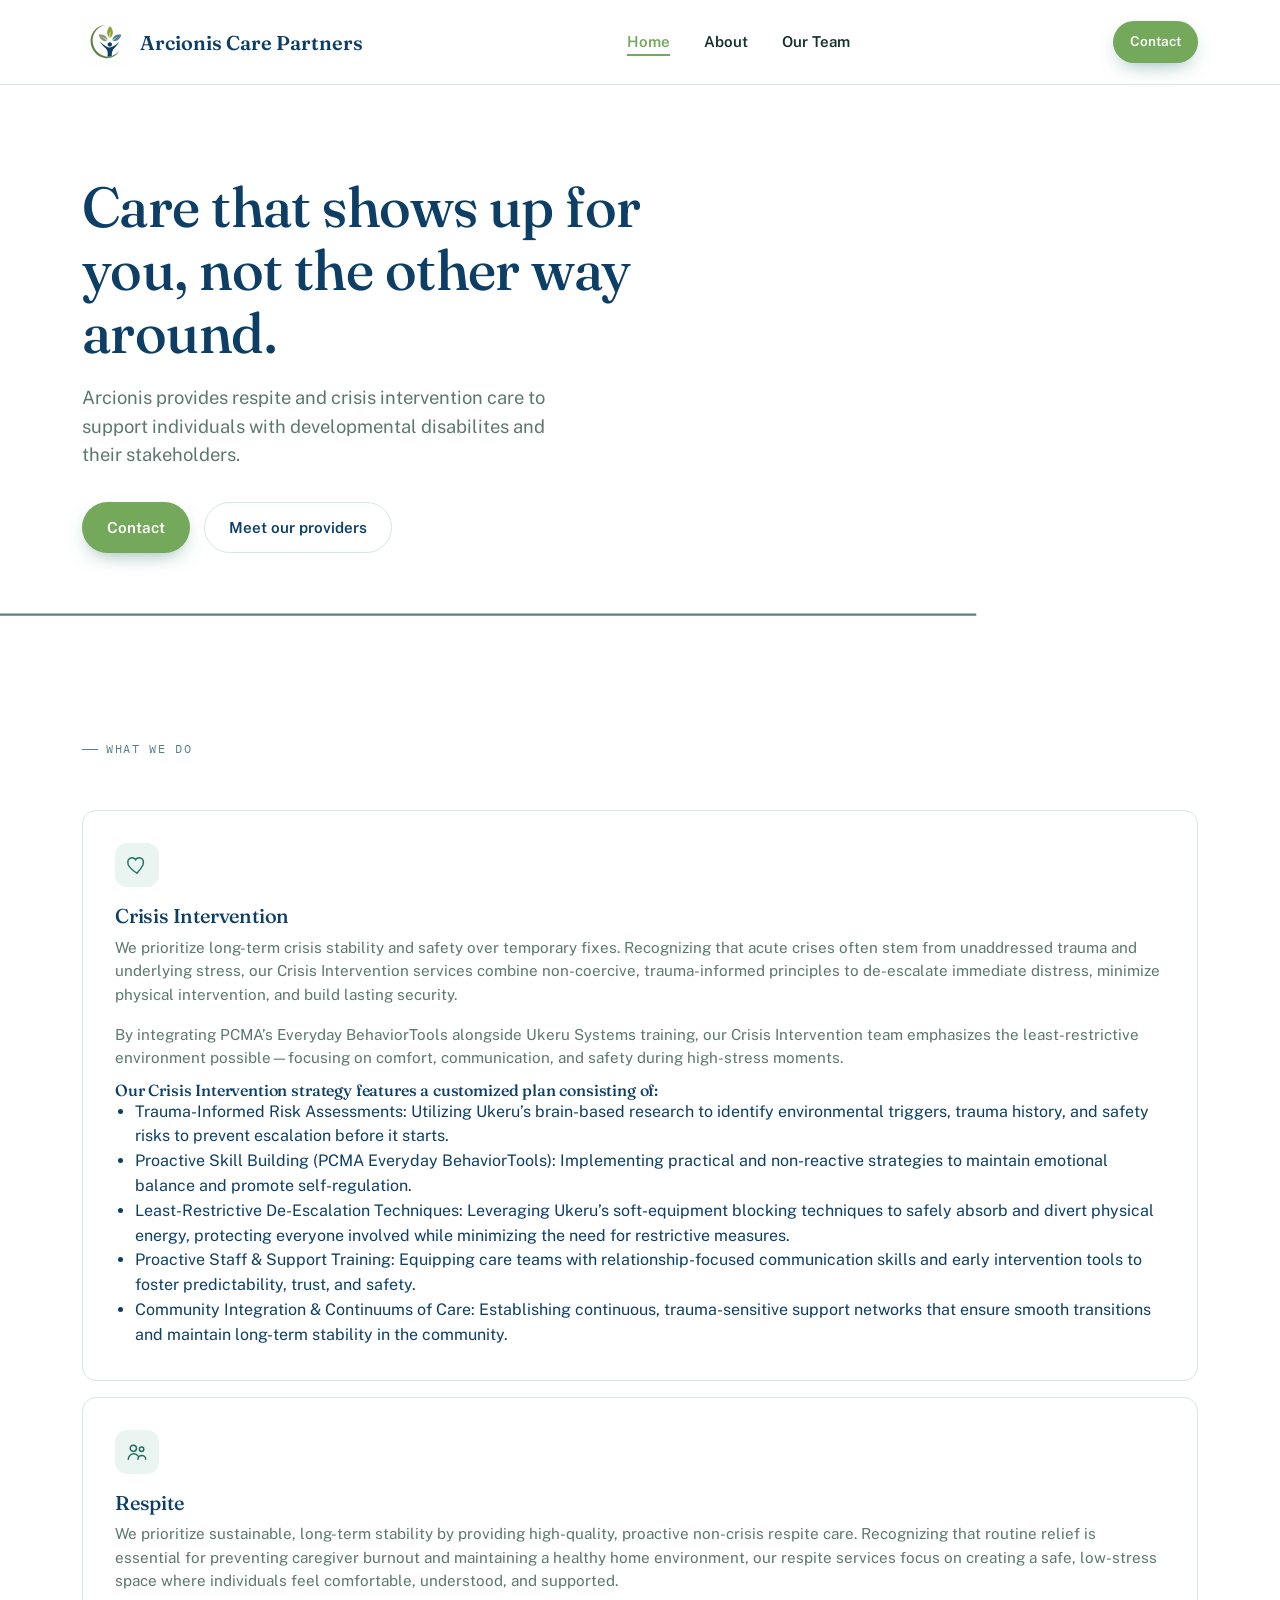
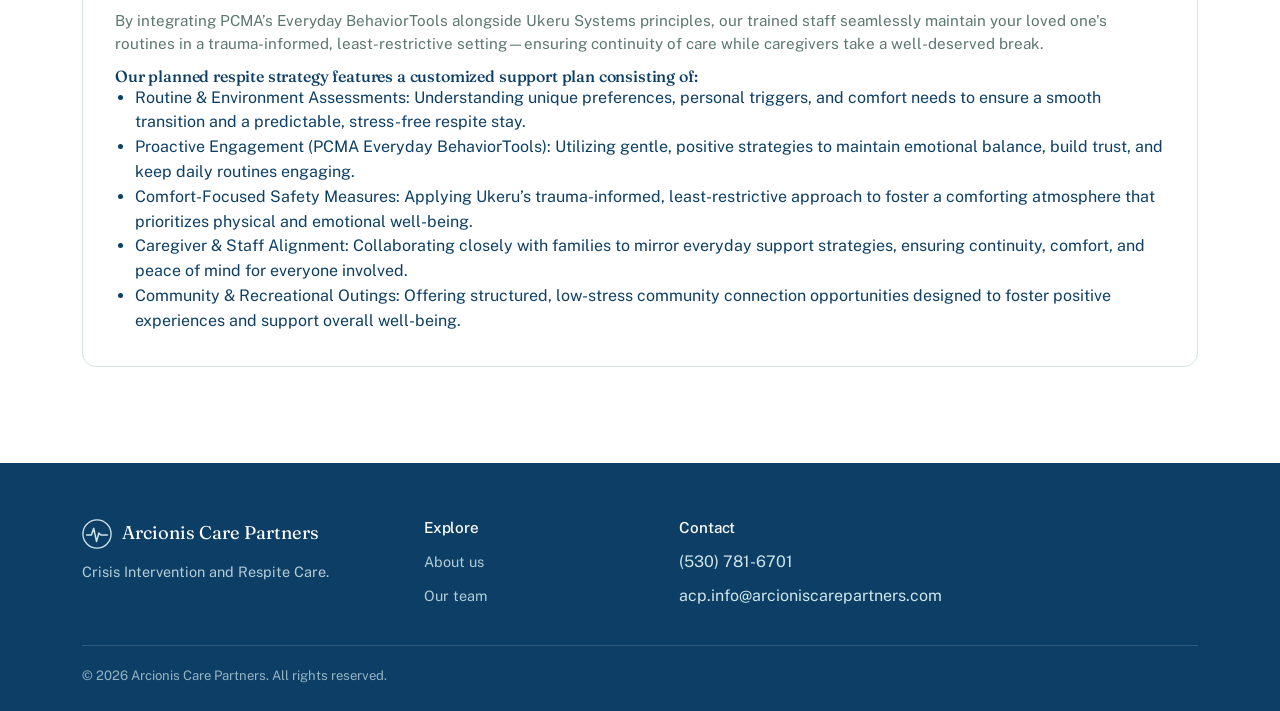
<file: index.html>
<!DOCTYPE html>
<html lang="en">
<head>
<meta charset="UTF-8">
<meta name="viewport" content="width=device-width, initial-scale=1.0">
<title>Arcionis Care Partners — Care that shows up for you</title>
<link rel="icon" type="image/svg+xml" href="./logo.svg?v=1">
<link rel="shortcut icon" href="./logo.svg?v=1" type="image/svg+xml">
<link rel="stylesheet" href="styles.css">
<style>
  html, body {
    min-height: 100%;
    height: 100%;
  }
  body {
    min-height: 100vh;
    display: flex;
    flex-direction: column;
    margin: 0;
  }
  main {
    flex: 1;
  }
  .site-footer {
    margin-top: auto;
    width: 100%;
  }
</style>
</head>
<body>

<header class="site-header">
  <nav class="nav">
    <a href="index.html" class="brand">
      <img src="logo.svg" alt="Arcionis Care Partners" class="brand-mark" style="width: 48px; height: 48px;">
      Arcionis Care Partners
    </a>
    <ul class="nav-links">
      <li><a href="index.html" class="active">Home</a></li>
      <li><a href="about.html">About</a></li>
      <li><a href="team.html">Our Team</a></li>
    </ul>
    <div class="nav-cta">
      <a href="contact.html" class="btn btn-primary btn-sm">Contact</a>
      <button class="nav-toggle" aria-label="Toggle menu"><span></span><span></span><span></span></button>
    </div>
  </nav>
</header>

<main>

  <!-- HERO -->
  <section class="hero">
    <div class="wrap hero-grid">
      <div>
        
        <h1>Care that shows up for you, not the other way around.</h1>
        <p class="lede">Arcionis provides respite and crisis intervention care to support individuals with developmental disabilites and their stakeholders.</p>
        <div class="hero-cta">
          <a href="contact.html" class="btn btn-primary">Contact</a>
          <a href="team.html" class="btn btn-ghost">Meet our providers</a>
        </div>
      </div>
      </div>
    </div>
  </section>

  <svg class="vital-divider" viewBox="0 0 1180 40" preserveAspectRatio="none">
    <path d="M0 20 H1180" fill="none" stroke="currentColor" stroke-width="2"/>
  </svg>

  <!-- SERVICES -->
  <section>
    <div class="wrap">
      <div class="section-head">
        <span class="eyebrow">What we do</span>

      </div>
      <div class="grid-2" style="display: flex; flex-direction: column; gap: 1rem;">
        <div class="card">
          <div class="card-icon">
            <svg width="22" height="22" viewBox="0 0 24 24" fill="none"><path d="M12 21s-7-4.5-9.5-9C1 8 2.5 4 6.5 4c2 0 3.3 1 4 2.2C11.2 5 12.5 4 14.5 4 18.5 4 20 8 18.5 12 16 16.5 12 21 12 21z" stroke="#1F6F64" stroke-width="1.6" fill="none"/></svg>
          </div>
          <h3>Crisis Intervention</h3>
          <p>We prioritize long-term crisis stability and safety over temporary fixes. Recognizing that acute crises often stem from unaddressed trauma and underlying stress, our Crisis Intervention services combine non-coercive, trauma-informed principles to de-escalate immediate distress, minimize physical intervention, and build lasting security.
</p>

          <div class="respite-details" style="display: grid; gap: 0.75rem; margin-top: 1rem;">
            <div class="detail">
              
              <p>By integrating PCMA’s Everyday BehaviorTools alongside Ukeru Systems training, our Crisis Intervention team emphasizes the least-restrictive environment possible—focusing on comfort, communication, and safety during high-stress moments.</p>
            </div>
            <div class="detail">
              <h4>Our Crisis Intervention strategy features a customized plan consisting of:</h4>
              <ul style="padding-left: 1.25rem; margin: 0; color: #0D3F66">
                <li>Trauma-Informed Risk Assessments: Utilizing Ukeru’s brain-based research to identify environmental triggers, trauma history, and safety risks to prevent escalation before it starts.</li>
                <li>Proactive Skill Building (PCMA Everyday BehaviorTools): Implementing practical and non-reactive strategies to maintain emotional balance and promote self-regulation.</li>
                <li>Least-Restrictive De-Escalation Techniques: Leveraging Ukeru’s soft-equipment blocking techniques to safely absorb and divert physical energy, protecting everyone involved while minimizing the need for restrictive measures.</li>
                <li>Proactive Staff & Support Training: Equipping care teams with relationship-focused communication skills and early intervention tools to foster predictability, trust, and safety.</li>
                <li>Community Integration & Continuums of Care: Establishing continuous, trauma-sensitive support networks that ensure smooth transitions and maintain long-term stability in the community.</li>
              </ul>
            </div>
          
          </div>
        </div>
        <div class="card">
          <div class="card-icon">
            <svg width="22" height="22" viewBox="0 0 24 24" fill="none"><circle cx="8" cy="8" r="3.4" stroke="#1F6F64" stroke-width="1.6"/><circle cx="17" cy="9" r="2.4" stroke="#1F6F64" stroke-width="1.6"/><path d="M2.5 20c0-3.3 2.6-6 6-6 2 0 3.7 1 4.8 2.5M13 20c0-2.4 1.9-4.3 4.3-4.3s4.2 1.9 4.2 4.3" stroke="#1F6F64" stroke-width="1.6" fill="none" stroke-linecap="round"/></svg>
          </div>
          <h3>Respite</h3>
          <p>We prioritize sustainable, long-term stability by providing high-quality, proactive non-crisis respite care. Recognizing that routine relief is essential for preventing caregiver burnout and maintaining a healthy home environment, our respite services focus on creating a safe, low-stress space where individuals feel comfortable, understood, and supported.</p>

          <div class="respite-details" style="display: grid; gap: 0.75rem; margin-top: 1rem;">
            <div class="detail">
              
              <p>By integrating PCMA’s Everyday BehaviorTools alongside Ukeru Systems principles, our trained staff seamlessly maintain your loved one's routines in a trauma-informed, least-restrictive setting—ensuring continuity of care while caregivers take a well-deserved break.</p>
            </div>
            <div class="detail">
              <h4>Our planned respite strategy features a customized support plan consisting of:</h4>
              <ul style="padding-left: 1.25rem; margin: 0; color: #0D3F66">
                <li>Routine & Environment Assessments: Understanding unique preferences, personal triggers, and comfort needs to ensure a smooth transition and a predictable, stress-free respite stay.</li>
                <li>Proactive Engagement (PCMA Everyday BehaviorTools): Utilizing gentle, positive strategies to maintain emotional balance, build trust, and keep daily routines engaging.</li>
                <li>Comfort-Focused Safety Measures: Applying Ukeru’s trauma-informed, least-restrictive approach to foster a comforting atmosphere that prioritizes physical and emotional well-being.</li>
                <li>Caregiver & Staff Alignment: Collaborating closely with families to mirror everyday support strategies, ensuring continuity, comfort, and peace of mind for everyone involved.</li>
                <li>Community & Recreational Outings: Offering structured, low-stress community connection opportunities designed to foster positive experiences and support overall well-being. </li>
              </ul>
            </div>
          
          </div>
        
        
      </div>
    </div>
  </section>



 

</main>

<footer class="site-footer">
  <div class="wrap">
    <div class="footer-grid">
      <div>
        <div class="footer-brand">
          <svg class="brand-mark" viewBox="0 0 32 32" fill="none">
            <circle cx="16" cy="16" r="15" stroke="#CFE6EA" stroke-width="1.4"/>
            <path d="M5 17h5l2.5-7 3 14 2.5-9 2 2h7" stroke="#CFE6EA" stroke-width="1.6" fill="none" stroke-linecap="round" stroke-linejoin="round"/>
          </svg>
          Arcionis Care Partners
        </div>
        <p>Crisis Intervention and Respite Care.</p>
      </div>
      <div>
        <h4>Explore</h4>
        <ul>
          <li><a href="about.html">About us</a></li>
          <li><a href="team.html">Our team</a></li>

        </ul>
      </div>
      
      <div>
        <h4>Contact</h4>
        <ul>
          <li>(530) 781-6701</li>
          <li>acp.info@arcioniscarepartners.com</li>
        </ul>
      </div>
    </div>
    <div class="footer-bottom">
      <span>© 2026 Arcionis Care Partners. All rights reserved.</span>
      <span></span>
    </div>
  </div>
</footer>


<script src="script.js"></script>
</body>
</html>
</file>
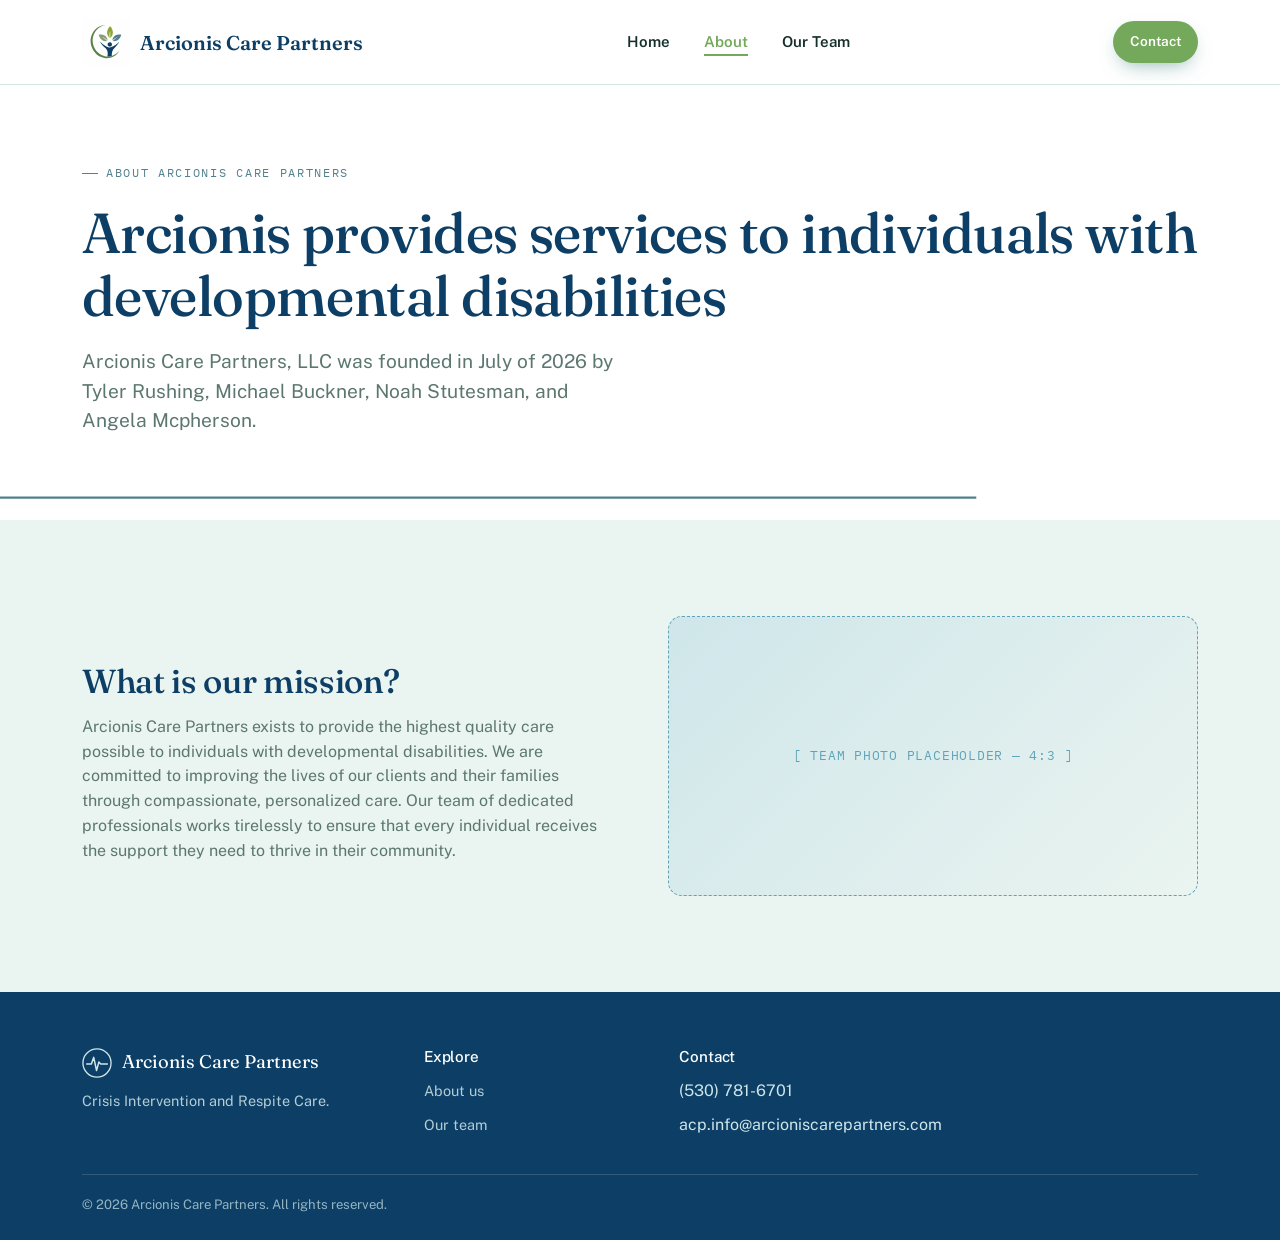
<file: about.html>
<!DOCTYPE html>
<html lang="en">
<head>
<meta charset="UTF-8">
<meta name="viewport" content="width=device-width, initial-scale=1.0">
<title>About — Arcionis Care Partners</title>
<link rel="icon" type="image/svg+xml" href="./logo.svg?v=1">
<link rel="shortcut icon" href="./logo.svg?v=1" type="image/svg+xml">
<link rel="stylesheet" href="styles.css">
<style>
  html, body {
    min-height: 100%;
    height: 100%;
  }
  body {
    min-height: 100vh;
    display: flex;
    flex-direction: column;
    margin: 0;
  }
  main {
    flex: 1;
  }
  .site-footer {
    margin-top: auto;
    width: 100%;
  }
</style>
</head>
<body style="min-height:100vh; display:flex; flex-direction:column;">

<header class="site-header">
  <nav class="nav">
    <a href="index.html" class="brand">
      <img src="logo.svg" alt="Arcionis Care Partners" class="brand-mark" style="width: 48px; height: 48px;">
      Arcionis Care Partners
    </a>
    <ul class="nav-links">
      <li><a href="index.html" >Home</a></li>
      <li><a href="about.html" class="active">About</a></li>
      <li><a href="team.html">Our Team</a></li>
    </ul>
    <div class="nav-cta">
      <a href="contact.html" class="btn btn-primary btn-sm">Contact</a>
      <button class="nav-toggle" aria-label="Toggle menu"><span></span><span></span><span></span></button>
    </div>
  </nav>
</header>

<main style="flex:1;">

  <!-- INTRO -->
  <section class="hero">
    <div class="wrap">
      <span class="eyebrow">About Arcionis Care Partners</span>
      <h1 style="margin-top:18px;">Arcionis provides services to individuals with developmental disabilities</h1>
      <p class="lede" style="margin-top:20px; font-size:1.2rem;">Arcionis Care Partners, LLC was founded in July of 2026 by Tyler Rushing, Michael Buckner, Noah Stutesman, and Angela Mcpherson.</p>
    </div>
  </section>

  <svg class="vital-divider" viewBox="0 0 1180 40" preserveAspectRatio="none">
    <path d="M0 20 H1180" fill="none" stroke="currentColor" stroke-width="2"/>
  </svg>

  

  <!-- MISSION / PHOTO -->
  <section class="section-mint">
    <div class="wrap grid-2" style="align-items:center; gap:56px;">
      <div>
        
        <h2 style="margin-top:14px;">What is our mission?</h2>
        <p style="margin-top:16px;">Arcionis Care Partners exists to provide the highest quality care possible to individuals with developmental disabilities. We are committed to improving the lives of our clients and their families through compassionate, personalized care. Our team of dedicated professionals works tirelessly to ensure that every individual receives the support they need to thrive in their community.
</p>
      </div>
      <div class="photo-ph">[ Team photo placeholder — 4:3 ]</div>
    </div>
  </section>



  


</main>

<footer class="site-footer">
  <div class="wrap">
    <div class="footer-grid">
      <div>
        <div class="footer-brand">
          <svg class="brand-mark" viewBox="0 0 32 32" fill="none">
            <circle cx="16" cy="16" r="15" stroke="#CFE6EA" stroke-width="1.4"/>
            <path d="M5 17h5l2.5-7 3 14 2.5-9 2 2h7" stroke="#CFE6EA" stroke-width="1.6" fill="none" stroke-linecap="round" stroke-linejoin="round"/>
          </svg>
          Arcionis Care Partners
        </div>
        <p>Crisis Intervention and Respite Care.</p>
      </div>
      <div>
        <h4>Explore</h4>
        <ul>
          <li><a href="about.html">About us</a></li>
          <li><a href="team.html">Our team</a></li>

        </ul>
      </div>
      
      <div>
        <h4>Contact</h4>
        <ul>
          <li>(530) 781-6701</li>
          <li>acp.info@arcioniscarepartners.com</li>
        </ul>
      </div>
    </div>
    <div class="footer-bottom">
      <span>© 2026 Arcionis Care Partners. All rights reserved.</span>
      <span></span>
    </div>
  </div>
</footer>

<script src="script.js"></script>
</body>
</html>
</file>
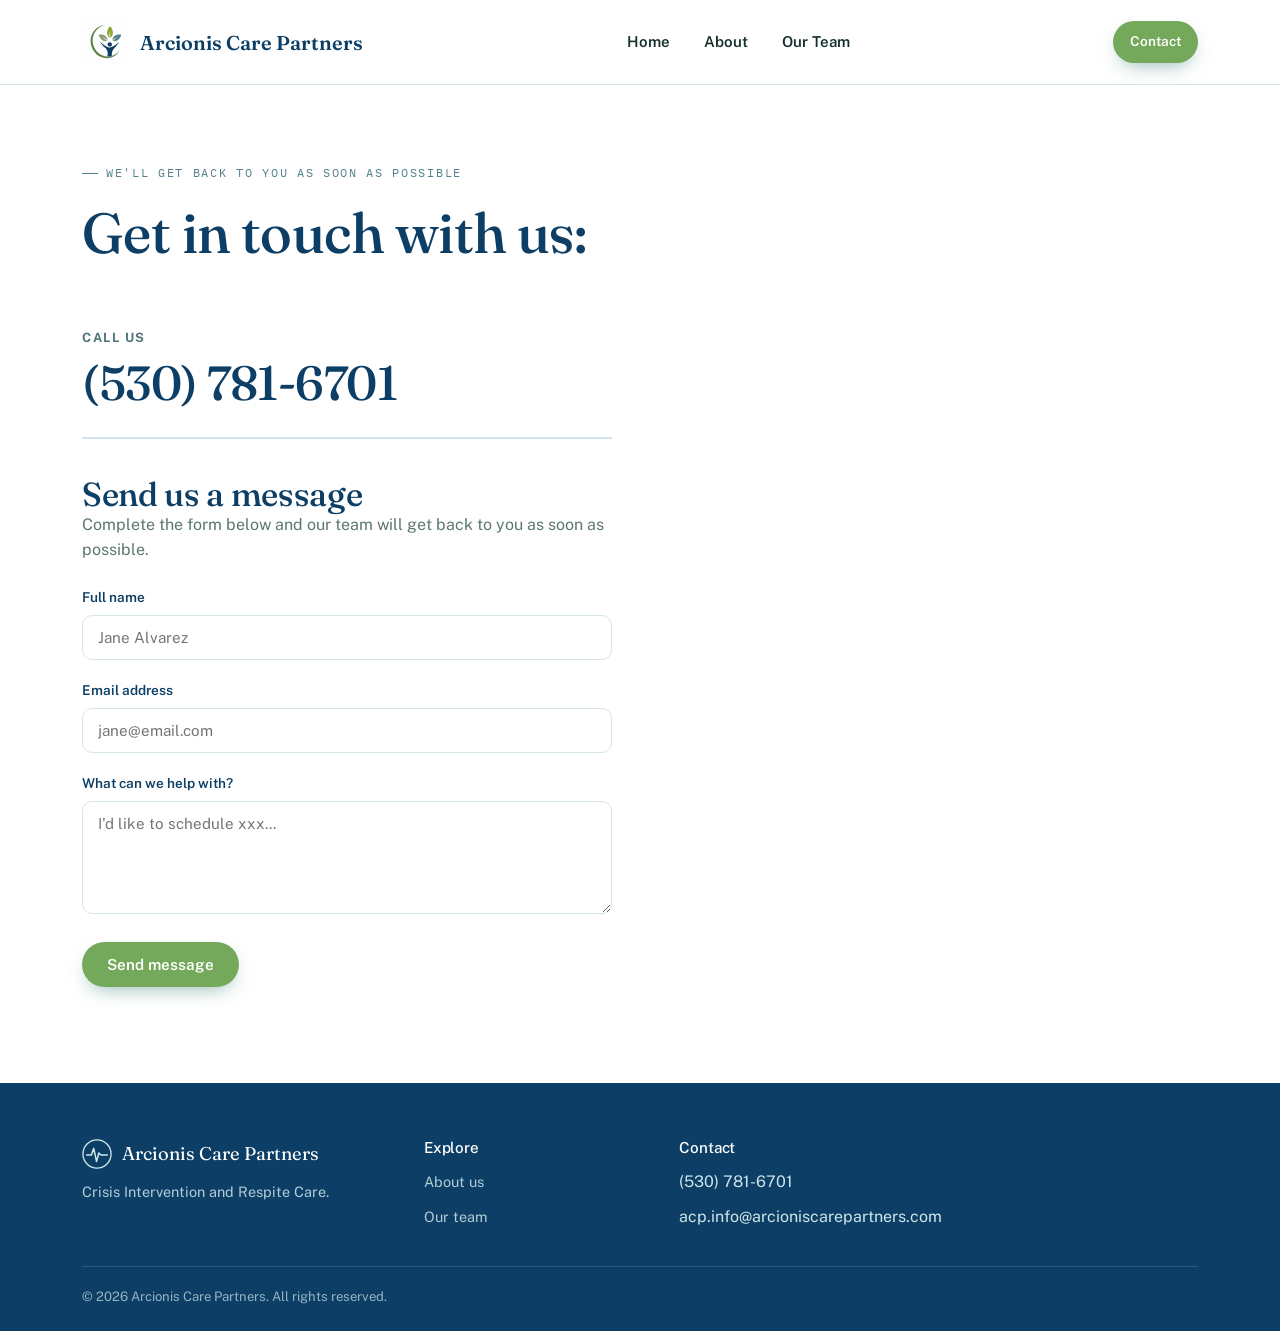
<file: contact.html>
<!DOCTYPE html>
<html lang="en">
<head>
<meta charset="UTF-8">
<meta name="viewport" content="width=device-width, initial-scale=1.0">
<title>Contact — Arcionis Care Partners</title>
<link rel="icon" type="image/svg+xml" href="./logo.svg?v=1">
<link rel="shortcut icon" href="./logo.svg?v=1" type="image/svg+xml">
<link rel="stylesheet" href="styles.css">
<style>
  html, body {
    min-height: 100%;
    height: 100%;
  }
  body {
    min-height: 100vh;
    display: flex;
    flex-direction: column;
    margin: 0;
  }
  main {
    flex: 1;
  }
  .site-footer {
    margin-top: auto;
    width: 100%;
  }
</style>
</head>
<body>

<header class="site-header">
  <nav class="nav">
    <a href="index.html" class="brand">
      <img src="logo.svg" alt="Arcionis Care Partners" class="brand-mark" style="width: 48px; height: 48px;">
      Arcionis Care Partners
    </a>
    <ul class="nav-links">
      <li><a href="index.html" >Home</a></li>
      <li><a href="about.html">About</a></li>
      <li><a href="team.html">Our Team</a></li>
    </ul>
    <div class="nav-cta">
      <a href="contact.html" class="btn btn-primary btn-sm">Contact</a>
      <button class="nav-toggle" aria-label="Toggle menu"><span></span><span></span><span></span></button>
    </div>
  </nav>
</header>

<main>

  <section class="hero" style="padding-bottom: 20px;">
    <div class="wrap">
      <span class="eyebrow">We'll get back to you as soon as possible</span>
      <h1 style="margin-top:18px;">Get in touch with us:</h1>
    </div>
  </section>

  <section style="padding-top: 24px;">
    <div class="wrap contact-grid">

      <div>
        
        <div style="margin-bottom: 36px; padding: 0 0 28px; border-bottom: 2px solid #cfe6ea;">
          <span style="display: block; margin-bottom: 8px; color: #52757c; font-size: 0.8rem; font-weight: 700; letter-spacing: 0.12em; text-transform: uppercase;">Call us</span>
          <h2 style="margin: 0; font-size: clamp(2rem, 5vw, 3rem);"><a href="tel:+15307816701" style="color: inherit; text-decoration: none;">(530) 781-6701</a></h2>
        </div>

        <h2>Send us a message</h2>
        <p>Complete the form below and our team will get back to you as soon as possible.</p>
        <br>
        
        
        
        <form class="contact-form" action="https://formspree.io/f/xnpqadjo" method="POST">
          <div class="form-field">
            <label for="name">Full name</label>
            <input type="text" id="name" name="name" placeholder="Jane Alvarez" required>
          </div>
          <div class="form-field">
            <label for="email">Email address</label>
            <input type="email" id="email" name="email" placeholder="jane@email.com" required>
          </div>
          <div class="form-field">
            <label for="message">What can we help with?</label>
            <textarea id="message" name="message" rows="5" placeholder="I'd like to schedule xxx..." required></textarea>
          </div>
          <button type="submit" class="btn btn-primary">Send message</button>
        </form> 
      </div>

      

    </div>
  </section>

  

</main>

<footer class="site-footer">
  <div class="wrap">
    <div class="footer-grid">
      <div>
        <div class="footer-brand">
          <svg class="brand-mark" viewBox="0 0 32 32" fill="none">
            <circle cx="16" cy="16" r="15" stroke="#CFE6EA" stroke-width="1.4"/>
            <path d="M5 17h5l2.5-7 3 14 2.5-9 2 2h7" stroke="#CFE6EA" stroke-width="1.6" fill="none" stroke-linecap="round" stroke-linejoin="round"/>
          </svg>
          Arcionis Care Partners
        </div>
        <p>Crisis Intervention and Respite Care.</p>
      </div>
      <div>
        <h4>Explore</h4>
        <ul>
          <li><a href="about.html">About us</a></li>
          <li><a href="team.html">Our team</a></li>

        </ul>
      </div>
      
      <div>
        <h4>Contact</h4>
        <ul>
          <li>(530) 781-6701</li>
          <li>acp.info@arcioniscarepartners.com</li>
        </ul>
      </div>
    </div>
    <div class="footer-bottom">
      <span>© 2026 Arcionis Care Partners. All rights reserved.</span>
      <span></span>
    </div>
  </div>
</footer>

<script src="script.js"></script>
</body>
</html>
</file>
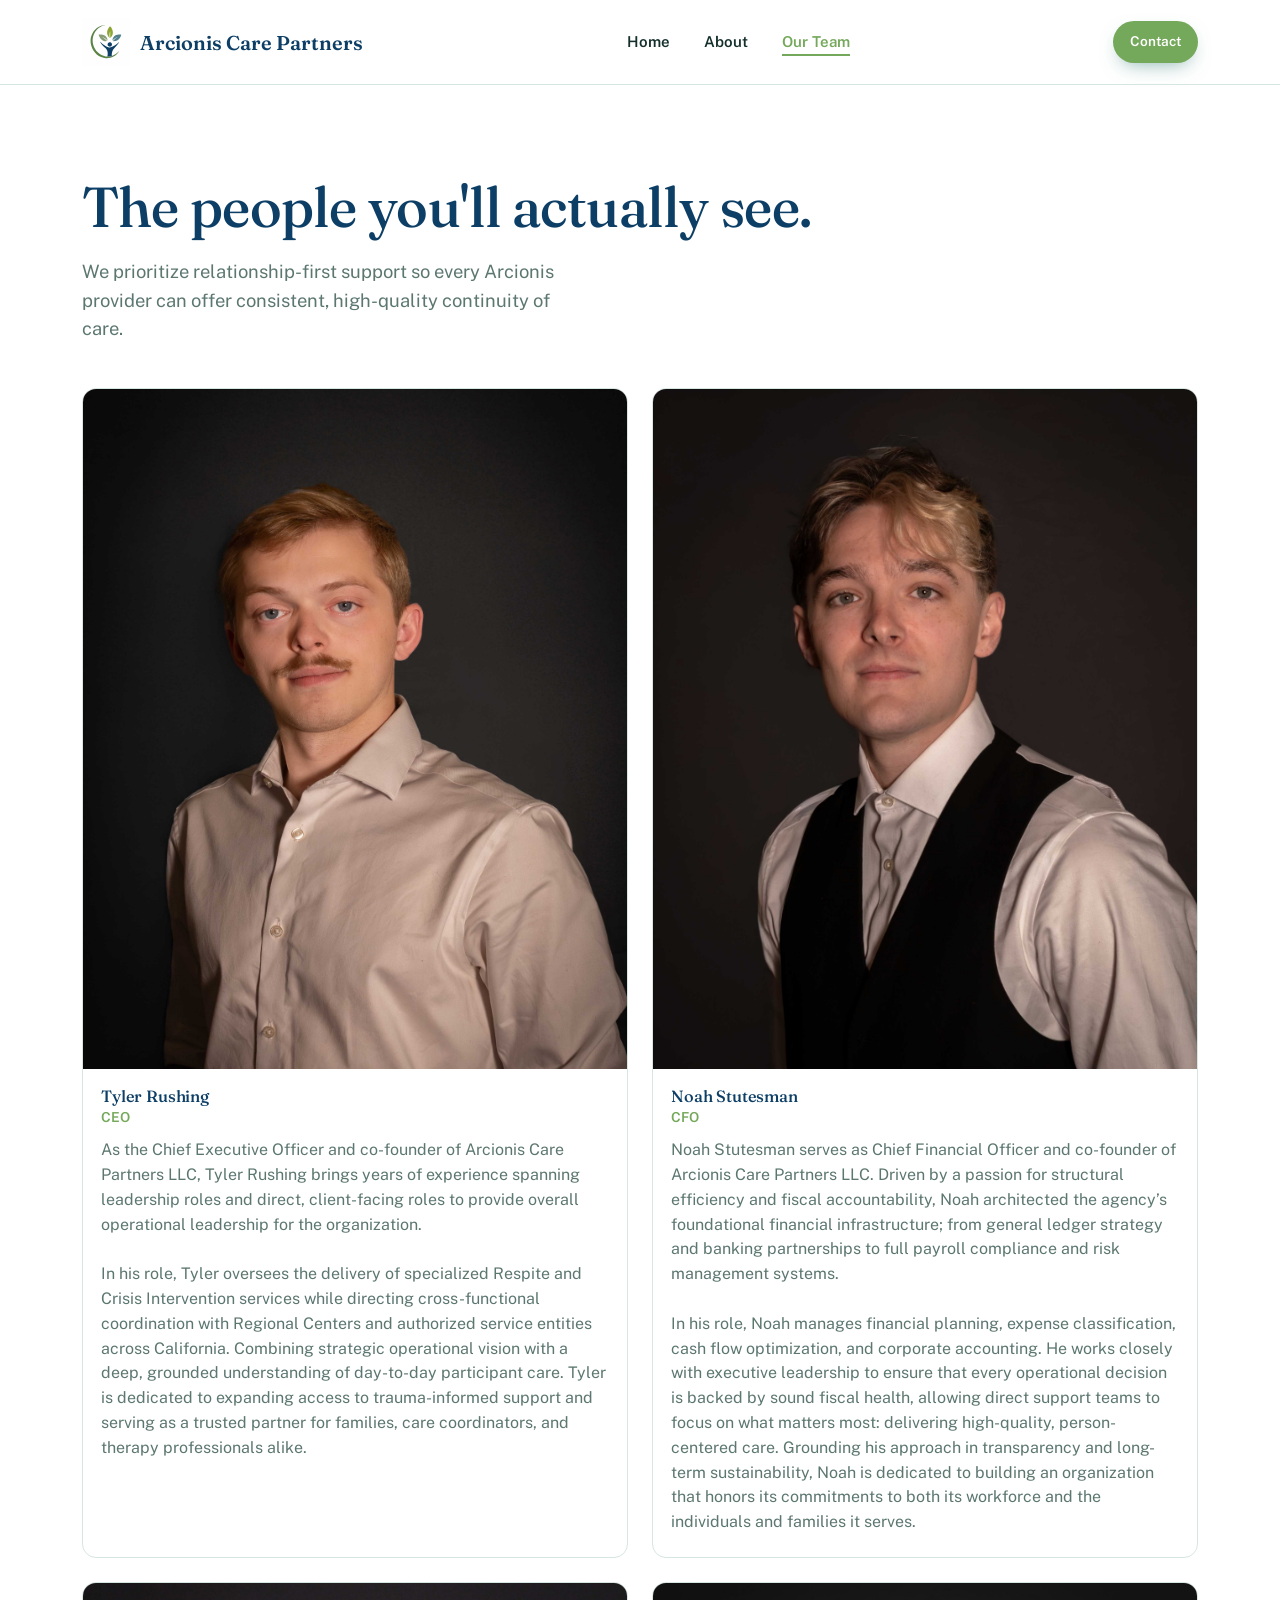
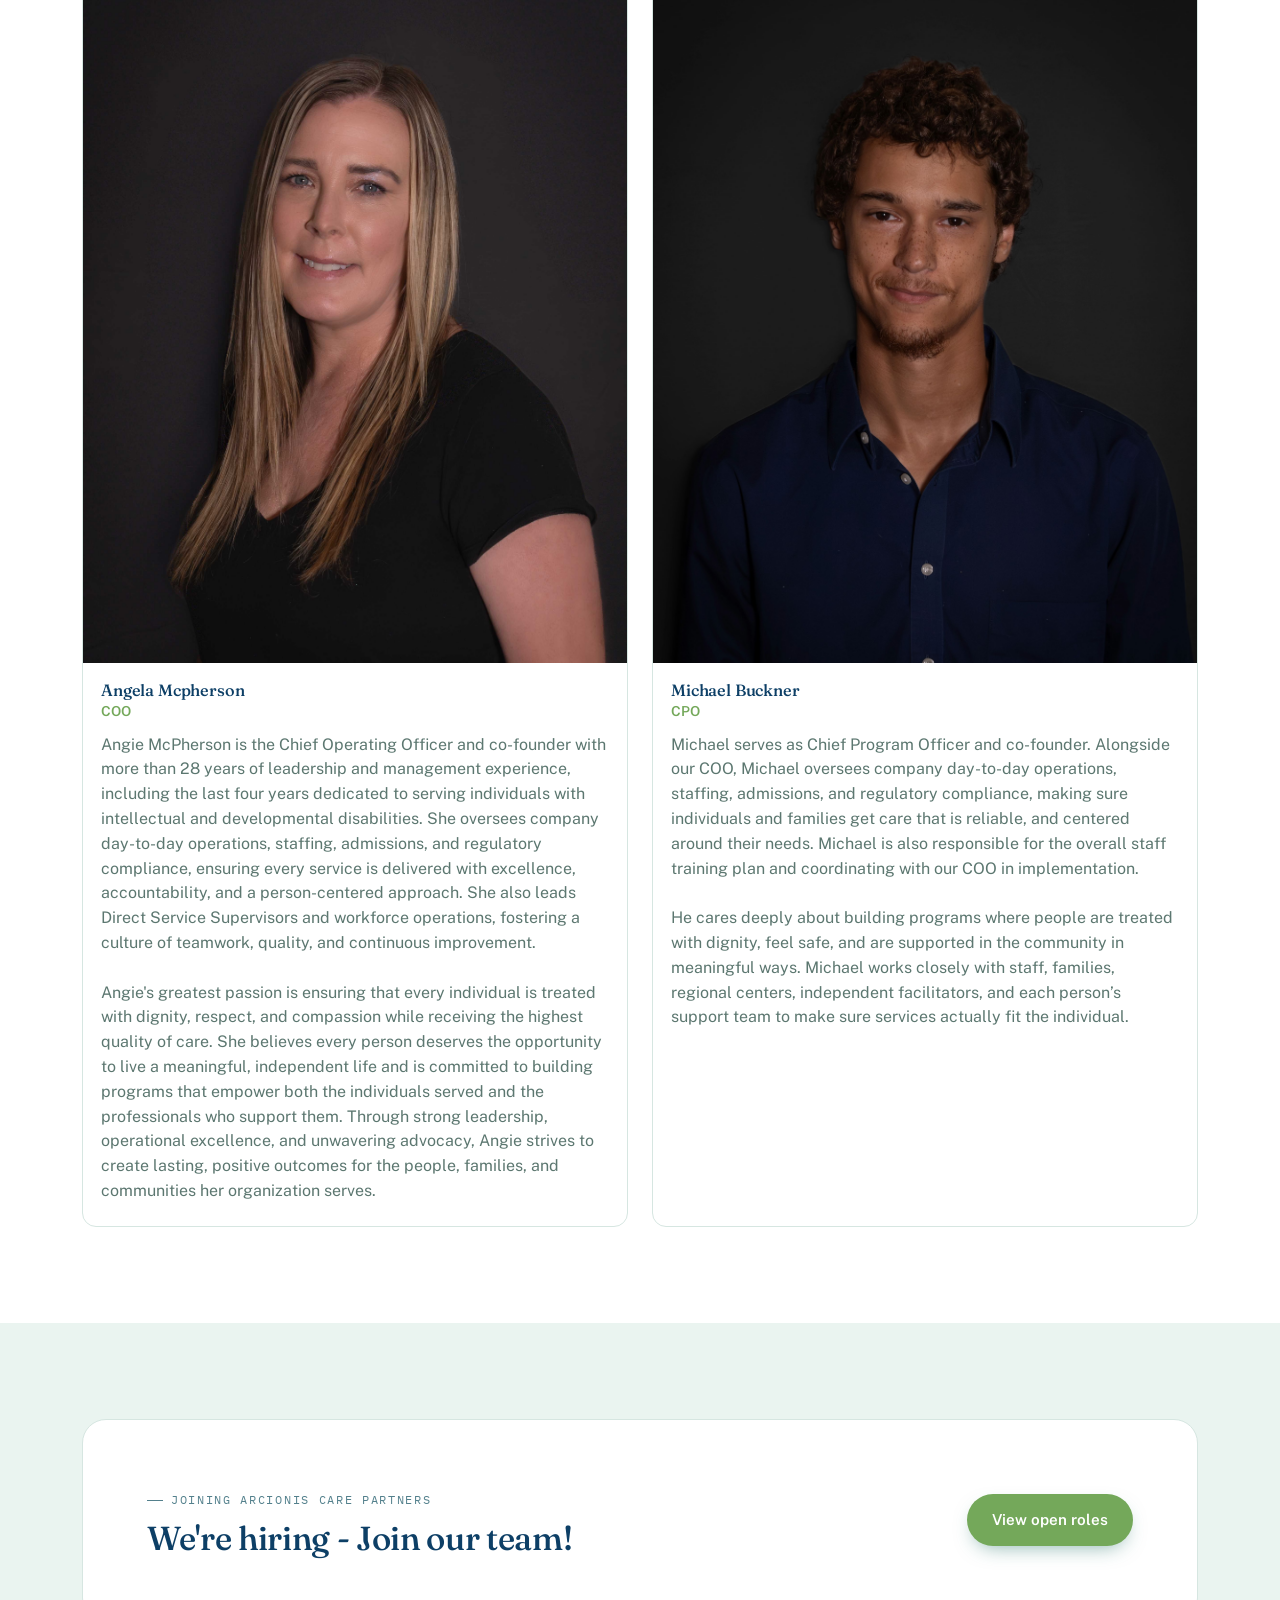
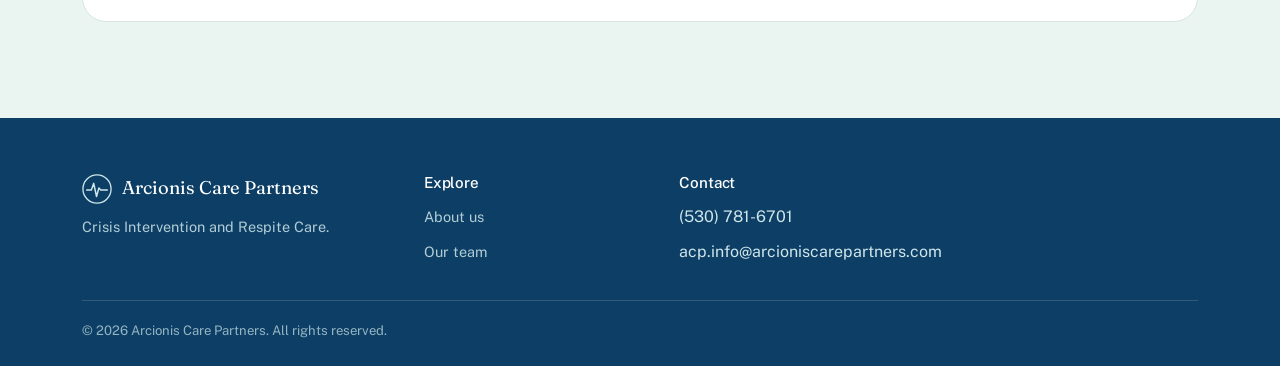
<file: team.html>
<!DOCTYPE html>
<html lang="en">
<head>
<meta charset="UTF-8">
<meta name="viewport" content="width=device-width, initial-scale=1.0">
<title>Our Team — Arcionis Care Partners</title>
<link rel="icon" type="image/svg+xml" href="./logo.svg?v=1">
<link rel="shortcut icon" href="./logo.svg?v=1" type="image/svg+xml">
<link rel="stylesheet" href="styles.css">
<style>
  html, body {
    min-height: 100%;
    height: 100%;
  }
  body {
    min-height: 100vh;
    display: flex;
    flex-direction: column;
    margin: 0;
  }
  main {
    flex: 1;
  }
  .site-footer {
    margin-top: auto;
    width: 100%;
  }
</style>
</head>
<body>

<header class="site-header">
  <nav class="nav">
    <a href="index.html" class="brand">
      <img src="logo.svg" alt="Arcionis Care Partners" class="brand-mark" style="width: 48px; height: 48px;">
      Arcionis Care Partners

    </a>
    <ul class="nav-links">
      <li><a href="index.html" >Home</a></li>
      <li><a href="about.html">About</a></li>
      <li><a href="team.html" class="active">Our Team</a></li>
    </ul>
    <div class="nav-cta">
      <a href="contact.html" class="btn btn-primary btn-sm">Contact</a>
      <button class="nav-toggle" aria-label="Toggle menu"><span></span><span></span><span></span></button>
    </div>
  </nav>
</header>

<main>

  <section class="hero" style="padding-bottom: 20px;">
    <div class="wrap">
      <h1 style="margin-top:18px;">The people you'll actually see.</h1>
      <p class="lede" style="font-size:1.15rem; margin-top:14px;">We prioritize relationship-first support so every Arcionis provider can offer consistent, high-quality continuity of care.</p>
    </div>
  </section>

  <section style="padding-top: 24px;">
    <div class="wrap">

      

      <div class="team-grid" style="grid-template-columns: repeat(2, minmax(0, 1fr));">

        <!-- 1 -->
        <div class="person-card">
          <div class="avatar-ph">
            <img src="tyler.jpg" alt="Tyler Rushing" style="width:100%; height:100%; object-fit:cover;">
          </div>
          <div class="person-info">
            <h3>Tyler Rushing</h3>
            <div class="person-role">CEO</div>
            <p>As the Chief Executive Officer and co-founder of Arcionis Care Partners LLC, Tyler Rushing brings years of experience spanning leadership roles and direct, client-facing roles to provide overall operational leadership for the organization. </p>
            <br>
            <p>In his role, Tyler oversees the delivery of specialized Respite and Crisis Intervention services while directing cross-functional coordination with Regional Centers and authorized service entities across California. Combining strategic operational vision with a deep, grounded understanding of day-to-day participant care. Tyler is dedicated to expanding access to trauma-informed support and serving as a trusted partner for families, care coordinators, and therapy professionals alike.</p>
          
          </div>
        </div>

        <div class="person-card">
          <div class="avatar-ph">
            <img src="noah.jpg" alt="Noah Stutesman" style="width:100%; height:100%; object-fit:cover;">
          </div>
          <div class="person-info">
            <h3>Noah Stutesman</h3>
            <div class="person-role">CFO</div>
            <p>Noah Stutesman serves as Chief Financial Officer and co-founder of Arcionis Care Partners LLC. Driven by a passion for structural efficiency and fiscal accountability, Noah architected the agency’s foundational financial infrastructure; from general ledger strategy and banking partnerships to full payroll compliance and risk management systems. </p>
            <Br>
            <p>
              In his role, Noah manages financial planning, expense classification, cash flow optimization, and corporate accounting. He works closely with executive leadership to ensure that every operational decision is backed by sound fiscal health, allowing direct support teams to focus on what matters most: delivering high-quality, person-centered care. Grounding his approach in transparency and long-term sustainability, Noah is dedicated to building an organization that honors its commitments to both its workforce and the individuals and families it serves.
            </p>
          
          </div>
        </div>

        <!-- 2 -->
        <div class="person-card">
          <div class="avatar-ph">
            <img src="angela.jpg" alt="Angela Mcpherson" style="width:100%; height:100%; object-fit:cover;">
          </div>
          <div class="person-info">
            <h3>Angela Mcpherson</h3>
            <div class="person-role">COO</div>
            <p>Angie McPherson is the Chief Operating Officer and co-founder with more than 28 years of leadership and management experience, including the last four years dedicated to serving individuals with intellectual and developmental disabilities. She oversees company day-to-day operations, staffing, admissions, and regulatory compliance, ensuring every service is delivered with excellence, accountability, and a person-centered approach. She also leads Direct Service Supervisors and workforce operations, fostering a culture of teamwork, quality, and continuous improvement. </p>
            <Br>
            <p>Angie's greatest passion is ensuring that every individual is treated with dignity, respect, and compassion while receiving the highest quality of care. She believes every person deserves the opportunity to live a meaningful, independent life and is committed to building programs that empower both the individuals served and the professionals who support them. Through strong leadership, operational excellence, and unwavering advocacy, Angie strives to create lasting, positive outcomes for the people, families, and communities her organization serves.</p>
            
          </div>
        </div>

        <div class="person-card">
          <div class="avatar-ph">
            <img src="mike.jpg" alt="Michael Buckner" style="width:100%; height:100%; object-fit:cover;">
          </div>
          <div class="person-info">
            <h3>Michael Buckner</h3>
            <div class="person-role">CPO</div>
            <p>Michael serves as Chief Program Officer and co-founder. Alongside our COO, Michael oversees company day-to-day operations, staffing, admissions, and regulatory compliance, making sure individuals and families get care that is reliable, and centered around their needs. Michael is also responsible for the overall staff training plan and coordinating with our COO in implementation.
            </p>
            <br>
            <p>He cares deeply about building programs where people are treated with dignity, feel safe, and are supported in the community in meaningful ways. Michael works closely with staff, families, regional centers, independent facilitators, and each person’s support team to make sure services actually fit the individual.</p>

          </div>
        </div>

        <!-- 3 -->
        

        <!-- 4 -->
        

      </div>
    </div>
  </section>

  <section class="section-mint">
    <div class="wrap">
      <div class="cta-band" style="background: var(--white); border: 1px solid var(--line);">
        <div>
          <span class="eyebrow">Joining Arcionis Care Partners</span>
          <h2 style="margin-top:10px; color: var(--deep-teal);">We're hiring - Join our team!</h2>
        </div>
        <a href="contact.html" class="btn btn-primary">View open roles</a>
      </div>
    </div>
  </section>

</main>

<footer class="site-footer">
  <div class="wrap">
    <div class="footer-grid">
      <div>
        <div class="footer-brand">
          <svg class="brand-mark" viewBox="0 0 32 32" fill="none">
            <circle cx="16" cy="16" r="15" stroke="#CFE6EA" stroke-width="1.4"/>
            <path d="M5 17h5l2.5-7 3 14 2.5-9 2 2h7" stroke="#CFE6EA" stroke-width="1.6" fill="none" stroke-linecap="round" stroke-linejoin="round"/>
          </svg>
          Arcionis Care Partners
        </div>
        <p>Crisis Intervention and Respite Care.</p>
      </div>
      <div>
        <h4>Explore</h4>
        <ul>
          <li><a href="about.html">About us</a></li>
          <li><a href="team.html">Our team</a></li>

        </ul>
      </div>
      
      <div>
        <h4>Contact</h4>
        <ul>
          <li>(530) 781-6701</li>
          <li>acp.info@arcioniscarepartners.com</li>
        </ul>
      </div>
    </div>
    <div class="footer-bottom">
      <span>© 2026 Arcionis Care Partners. All rights reserved.</span>
      <span></span>
    </div>
  </div>
</footer>


<script src="script.js"></script>
</body>
</html>
</file>
<file: styles.css>
/* ===========================================================
   Meridian Health — Design System
   Palette: deep teal / sea green / sky blue / mint / white
   Display: Fraunces (warm humanist serif, used sparingly)
   Body: Public Sans
   Utility: IBM Plex Mono (eyebrows, tags, data)
=========================================================== */

@import url('https://fonts.googleapis.com/css2?family=Fraunces:opsz,wght@9..144,400;9..144,500;9..144,600&family=Public+Sans:wght@400;500;600;700&family=IBM+Plex+Mono:wght@500&display=swap');

:root{
  --deep-teal: #0D3F66;
  --teal: #74A85A;
  --teal-bright: #53808C;
  --sky: #5FA3B8;
  --sky-pale: #CFE6EA;
  --mint: #EAF4F0;
  --white: #FFFFFF;
  --ink: #15302C;
  --muted: #5C7770;
  --line: #D6E6E1;

  --font-display: 'Fraunces', serif;
  --font-body: 'Public Sans', sans-serif;
  --font-mono: 'IBM Plex Mono', monospace;

  --max-width: 1180px;
  --radius: 14px;
}

*{ box-sizing: border-box; margin: 0; padding: 0; }

html{ scroll-behavior: smooth; }

body{
  font-family: var(--font-body);
  color: var(--ink);
  background: var(--white);
  line-height: 1.55;
  -webkit-font-smoothing: antialiased;
}

img{ max-width: 100%; display: block; }

a{ color: inherit; text-decoration: none; }

.wrap{
  max-width: var(--max-width);
  margin: 0 auto;
  padding: 0 32px;
}

.eyebrow{
  font-family: var(--font-mono);
  font-size: 12px;
  letter-spacing: 0.14em;
  text-transform: uppercase;
  color: var(--teal-bright);
  display: inline-flex;
  align-items: center;
  gap: 8px;
}
.eyebrow::before{
  content: "";
  width: 16px;
  height: 1px;
  background: var(--teal-bright);
}

h1, h2, h3, h4{
  font-family: var(--font-display);
  color: var(--deep-teal);
  font-weight: 500;
  line-height: 1.12;
  letter-spacing: -0.01em;
}

h1{ font-size: clamp(2.4rem, 4.4vw, 3.6rem); font-weight: 500; }
h2{ font-size: clamp(1.7rem, 2.6vw, 2.35rem); }
h3{ font-size: 1.25rem; }

p{ color: var(--muted); }

.lede{
  font-size: 1.15rem;
  color: var(--muted);
  max-width: 46ch;
}

/* ---------- Buttons ---------- */
.btn{
  display: inline-flex;
  align-items: center;
  gap: 8px;
  font-family: var(--font-body);
  font-weight: 600;
  font-size: 0.95rem;
  padding: 13px 24px;
  border-radius: 999px;
  border: 1px solid transparent;
  cursor: pointer;
  transition: transform 0.15s ease, background 0.2s ease, box-shadow 0.2s ease;
}
.btn-primary{
  background: var(--teal);
  color: var(--white);
  box-shadow: 0 8px 20px -8px rgba(31,111,100,0.55);
}
.btn-primary:hover{ background: var(--deep-teal); transform: translateY(-1px); }

.btn-ghost{
  background: transparent;
  border-color: var(--line);
  color: var(--deep-teal);
}
.btn-ghost:hover{ border-color: var(--teal); background: var(--mint); }

.btn-sm{ padding: 9px 16px; font-size: 0.85rem; }

/* ---------- Header / Nav ---------- */
.site-header{
  position: sticky;
  top: 0;
  z-index: 50;
  background: rgba(255,255,255,0.9);
  backdrop-filter: blur(10px);
  border-bottom: 1px solid var(--line);
}
.nav{
  display: flex;
  align-items: center;
  justify-content: space-between;
  padding: 18px 32px;
  max-width: var(--max-width);
  margin: 0 auto;
}
.brand{
  display: flex;
  align-items: center;
  gap: 10px;
  font-family: var(--font-display);
  font-size: 1.25rem;
  color: var(--deep-teal);
  font-weight: 600;
}
.brand-mark{ width: 30px; height: 30px; flex-shrink: 0; }

.nav-links{
  display: flex;
  align-items: center;
  gap: 34px;
  list-style: none;
}
.nav-links a{
  font-size: 0.94rem;
  font-weight: 600;
  color: var(--ink);
  position: relative;
  padding: 4px 0;
}
.nav-links a.active{ color: var(--teal); }
.nav-links a::after{
  content: "";
  position: absolute;
  left: 0; bottom: -2px;
  width: 0; height: 2px;
  background: var(--teal);
  transition: width 0.2s ease;
}
.nav-links a:hover::after, .nav-links a.active::after{ width: 100%; }

.nav-cta{ display: flex; align-items: center; gap: 18px; }

.nav-toggle{
  display: none;
  background: none;
  border: none;
  cursor: pointer;
  padding: 6px;
}
.nav-toggle span{
  display: block;
  width: 22px;
  height: 2px;
  background: var(--deep-teal);
  margin: 5px 0;
}

/* ---------- Footer ---------- */
.site-footer{
  background: var(--deep-teal);
  color: var(--sky-pale);
  padding: 56px 0 24px;
  margin-top: 120px;
}
.footer-grid{
  display: grid;
  grid-template-columns: 1.4fr 1fr 1fr 1fr;
  gap: 40px;
  padding-bottom: 36px;
  border-bottom: 1px solid rgba(255,255,255,0.14);
}
.footer-grid h4{ color: var(--white); font-size: 0.95rem; margin-bottom: 14px; font-family: var(--font-body); }
.footer-grid p, .footer-grid a{ color: var(--sky-pale); font-size: 0.9rem; opacity: 0.85; }
.footer-grid ul{ list-style: none; display: flex; flex-direction: column; gap: 10px; }
.footer-grid a:hover{ opacity: 1; text-decoration: underline; }
.footer-brand{ display: flex; align-items: center; gap: 10px; font-family: var(--font-display); color: var(--white); font-size: 1.15rem; margin-bottom: 12px; }
.footer-bottom{
  display: flex;
  justify-content: space-between;
  padding-top: 20px;
  font-size: 0.82rem;
  opacity: 0.7;
}

/* ---------- Section scaffolding ---------- */
section{ padding: 96px 0; }
.section-mint{ background: var(--mint); }
.section-head{ max-width: 640px; margin-bottom: 52px; }
.section-head h2{ margin-top: 14px; }

/* ---------- Signature: the Vital Line ---------- */
/* A pulse that resolves into a still water wave — the throughline motif */
.vital-divider{ display: block; width: 100%; height: auto; margin: 0; }
.vital-divider path{
  stroke: var(--teal-bright);
  stroke-width: 2;
  fill: none;
  stroke-dasharray: 900;
  stroke-dashoffset: 900;
  animation: draw 2.2s ease forwards;
}
@keyframes draw{ to{ stroke-dashoffset: 0; } }

/* ---------- Hero ---------- */
.hero{
  padding: 72px 0 40px;
  overflow: hidden;
}
.hero-grid{
  display: grid;
  grid-template-columns: 1.05fr 0.95fr;
  gap: 48px;
  align-items: center;
}
.hero h1{ margin: 18px 0 20px; }
.hero-cta{ display: flex; gap: 14px; margin-top: 32px; flex-wrap: wrap; }

.hero-art{
  position: relative;
  aspect-ratio: 1/1;
  border-radius: 28px;
  background: linear-gradient(160deg, var(--mint), var(--sky-pale));
  overflow: hidden;
}
.hero-art svg{ width: 100%; height: 100%; }

.chip{
  position: absolute;
  background: var(--white);
  border: 1px solid var(--line);
  border-radius: 999px;
  padding: 9px 16px;
  font-size: 0.82rem;
  font-weight: 600;
  color: var(--deep-teal);
  box-shadow: 0 10px 24px -12px rgba(11,61,58,0.28);
  display: flex;
  align-items: center;
  gap: 8px;
}
.chip .dot{ width: 7px; height: 7px; border-radius: 50%; background: var(--teal-bright); }
.chip-1{ top: 10%; left: 6%; }
.chip-2{ top: 46%; right: 4%; }
.chip-3{ bottom: 8%; left: 14%; }

/* ---------- Services / feature grid ---------- */
.grid-3{ display: grid; grid-template-columns: repeat(3, 1fr); gap: 28px; }
.grid-2{ display: grid; grid-template-columns: repeat(2, 1fr); gap: 28px; }

.card{
  background: var(--white);
  border: 1px solid var(--line);
  border-radius: var(--radius);
  padding: 32px;
  transition: box-shadow 0.2s ease, transform 0.2s ease;
}
.card:hover{ box-shadow: 0 20px 40px -24px rgba(11,61,58,0.28); transform: translateY(-3px); }
.card-icon{
  width: 44px; height: 44px;
  border-radius: 12px;
  background: var(--mint);
  display: flex; align-items: center; justify-content: center;
  margin-bottom: 18px;
}
.card h3{ margin-bottom: 8px; }
.card p{ font-size: 0.95rem; }

/* ---------- Steps (legitimate sequence: booking flow) ---------- */
.steps{ display: grid; grid-template-columns: repeat(3, 1fr); gap: 0; position: relative; }
.step{ position: relative; padding: 0 24px; }
.step-num{
  font-family: var(--font-mono);
  font-size: 0.82rem;
  color: var(--teal-bright);
  border: 1px solid var(--teal-bright);
  width: 34px; height: 34px;
  border-radius: 50%;
  display: flex; align-items: center; justify-content: center;
  margin-bottom: 18px;
}
.step-line{
  position: absolute;
  top: 17px; left: -50%;
  width: 100%;
  height: 1px;
  background: repeating-linear-gradient(to right, var(--line) 0 6px, transparent 6px 12px);
  z-index: -1;
}
.step:first-child .step-line{ display: none; }

/* ---------- Team / people cards ---------- */
.filter-bar{
  display: flex;
  gap: 10px;
  flex-wrap: wrap;
  margin-bottom: 40px;
}
.filter-btn{
  font-family: var(--font-mono);
  font-size: 0.78rem;
  letter-spacing: 0.04em;
  text-transform: uppercase;
  padding: 9px 16px;
  border-radius: 999px;
  border: 1px solid var(--line);
  background: var(--white);
  color: var(--muted);
  cursor: pointer;
  transition: all 0.15s ease;
}
.filter-btn:hover{ border-color: var(--teal-bright); color: var(--teal); }
.filter-btn.active{ background: var(--teal); border-color: var(--teal); color: var(--white); }

.team-grid{
  display: grid;
  grid-template-columns: repeat(4, 1fr);
  gap: 24px;
}
.person-card{
  background: var(--white);
  border: 1px solid var(--line);
  border-radius: var(--radius);
  overflow: hidden;
  transition: box-shadow 0.2s ease, transform 0.2s ease;
}
.person-card:hover{ box-shadow: 0 20px 40px -24px rgba(11,61,58,0.3); transform: translateY(-3px); }

.avatar-ph{
  aspect-ratio: 4/5;
  display: flex;
  align-items: center;
  justify-content: center;
  font-family: var(--font-display);
  font-size: 2.4rem;
  color: var(--white);
  position: relative;
  overflow: hidden;
}
.avatar-ph svg{ position: absolute; inset: 0; width: 100%; height: 100%; opacity: 0.5; }
.avatar-ph span{ position: relative; z-index: 1; }

.person-info{ padding: 18px 18px 22px; }
.person-info h3{ font-size: 1.02rem; margin-bottom: 2px; }
.person-role{ font-size: 0.86rem; color: var(--teal); font-weight: 600; margin-bottom: 10px; }
.person-tag{
  display: inline-block;
  font-family: var(--font-mono);
  font-size: 0.68rem;
  letter-spacing: 0.05em;
  text-transform: uppercase;
  color: var(--muted);
  background: var(--mint);
  padding: 4px 9px;
  border-radius: 6px;
}

/* ---------- Stats / values ---------- */
.stat-row{ display: flex; gap: 56px; flex-wrap: wrap; }
.stat{ min-width: 130px; }
.stat-num{ font-family: var(--font-display); font-size: 2.4rem; color: var(--deep-teal); }
.stat-label{ font-size: 0.85rem; color: var(--muted); }

.timeline{ display: flex; flex-direction: column; gap: 0; }
.tl-item{
  display: grid;
  grid-template-columns: 100px 1fr;
  gap: 28px;
  padding: 28px 0;
  border-top: 1px solid var(--line);
}
.tl-item:last-child{ border-bottom: 1px solid var(--line); }
.tl-year{ font-family: var(--font-mono); color: var(--teal-bright); font-weight: 500; }

.values-grid{ display: grid; grid-template-columns: repeat(2, 1fr); gap: 20px; }
.value-item{ display: flex; gap: 16px; }
.value-mark{
  font-family: var(--font-display);
  font-size: 1.3rem;
  color: var(--teal-bright);
  flex-shrink: 0;
}

/* ---------- Facility photo placeholder ---------- */
.photo-ph{
  border-radius: var(--radius);
  background: linear-gradient(135deg, var(--sky-pale), var(--mint));
  display: flex;
  align-items: center;
  justify-content: center;
  color: var(--sky);
  font-family: var(--font-mono);
  font-size: 0.8rem;
  letter-spacing: 0.06em;
  text-transform: uppercase;
  min-height: 280px;
  border: 1px dashed var(--sky);
}

/* ---------- CTA band ---------- */
.cta-band{
  background: var(--deep-teal);
  border-radius: 24px;
  padding: 64px;
  display: flex;
  align-items: center;
  justify-content: space-between;
  gap: 40px;
  flex-wrap: wrap;
}
.cta-band h2{ color: var(--white); max-width: 480px; }
.cta-band .btn-ghost{ border-color: rgba(255,255,255,0.4); color: var(--white); }
.cta-band .btn-ghost:hover{ background: rgba(255,255,255,0.1); }

/* ---------- Contact ---------- */
.contact-grid{ display: grid; grid-template-columns: 1fr 1fr; gap: 56px; }
.form-field{ margin-bottom: 20px; }
.form-field label{
  display: block;
  font-size: 0.85rem;
  font-weight: 600;
  color: var(--deep-teal);
  margin-bottom: 7px;
}
.form-field input, .form-field textarea{
  width: 100%;
  padding: 13px 15px;
  border: 1px solid var(--line);
  border-radius: 10px;
  font-family: var(--font-body);
  font-size: 0.95rem;
  color: var(--ink);
  background: var(--white);
  transition: border-color 0.15s ease;
}
.form-field input:focus, .form-field textarea:focus{
  outline: none;
  border-color: var(--teal-bright);
}
.location-card{
  display: flex;
  gap: 16px;
  padding: 22px 0;
  border-top: 1px solid var(--line);
}
.location-card:last-child{ border-bottom: 1px solid var(--line); }
.location-pin{
  width: 38px; height: 38px;
  border-radius: 10px;
  background: var(--mint);
  display: flex; align-items: center; justify-content: center;
  flex-shrink: 0;
}

/* ---------- Focus visibility ---------- */
a:focus-visible, button:focus-visible, input:focus-visible, textarea:focus-visible{
  outline: 2px solid var(--teal-bright);
  outline-offset: 2px;
}

/* ---------- Reduced motion ---------- */
@media (prefers-reduced-motion: reduce){
  html{ scroll-behavior: auto; }
  .vital-divider path{ animation: none; stroke-dashoffset: 0; }
  .card, .person-card, .btn{ transition: none; }
}

/* ---------- Responsive ---------- */
@media (max-width: 980px){
  .hero-grid{ grid-template-columns: 1fr; }
  .hero-art{ order: -1; max-width: 420px; margin: 0 auto; }
  .grid-3, .grid-2, .values-grid{ grid-template-columns: repeat(2, 1fr); }
  .team-grid{ grid-template-columns: repeat(3, 1fr); }
  .steps{ grid-template-columns: 1fr; gap: 32px; }
  .step-line{ display: none; }
  .footer-grid{ grid-template-columns: 1fr 1fr; }
  .contact-grid{ grid-template-columns: 1fr; }
  .cta-band{ padding: 44px 32px; }
}
@media (max-width: 680px){
  .nav-links, .nav-cta .btn-ghost{ display: none; }
  .nav-toggle{ display: block; }
  .grid-3, .grid-2, .values-grid, .team-grid{ grid-template-columns: 1fr 1fr; }
  .tl-item{ grid-template-columns: 70px 1fr; }
  section{ padding: 64px 0; }
  .footer-grid{ grid-template-columns: 1fr; }
  .footer-bottom{ flex-direction: column; gap: 8px; }
}
@media (max-width: 460px){
  .grid-3, .grid-2, .values-grid, .team-grid{ grid-template-columns: 1fr; }
  .wrap{ padding: 0 20px; }
  .cta-band{ flex-direction: column; align-items: flex-start; }
}

/* Mobile nav drawer */
.nav-links.open{
  display: flex;
  position: absolute;
  top: 100%; left: 0; right: 0;
  background: var(--white);
  flex-direction: column;
  padding: 24px 32px;
  border-bottom: 1px solid var(--line);
  gap: 20px;
}
</file>
